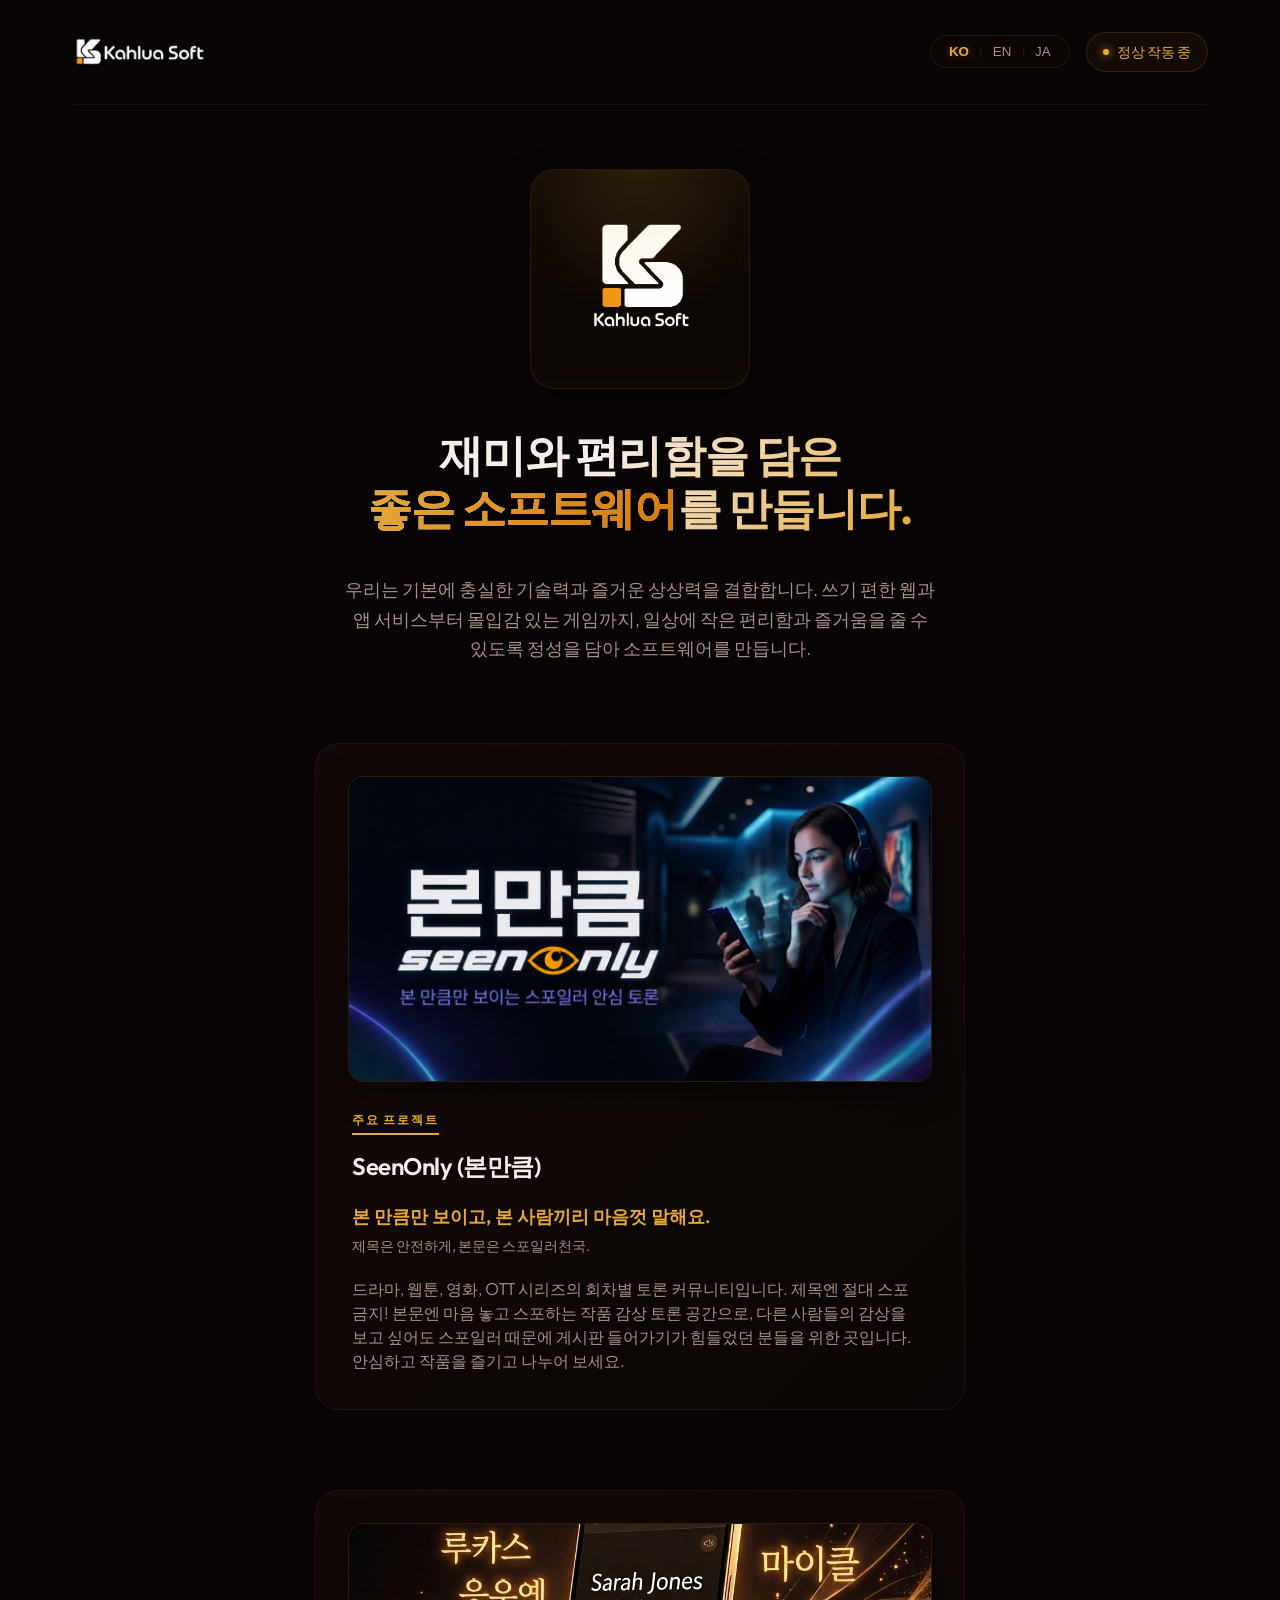
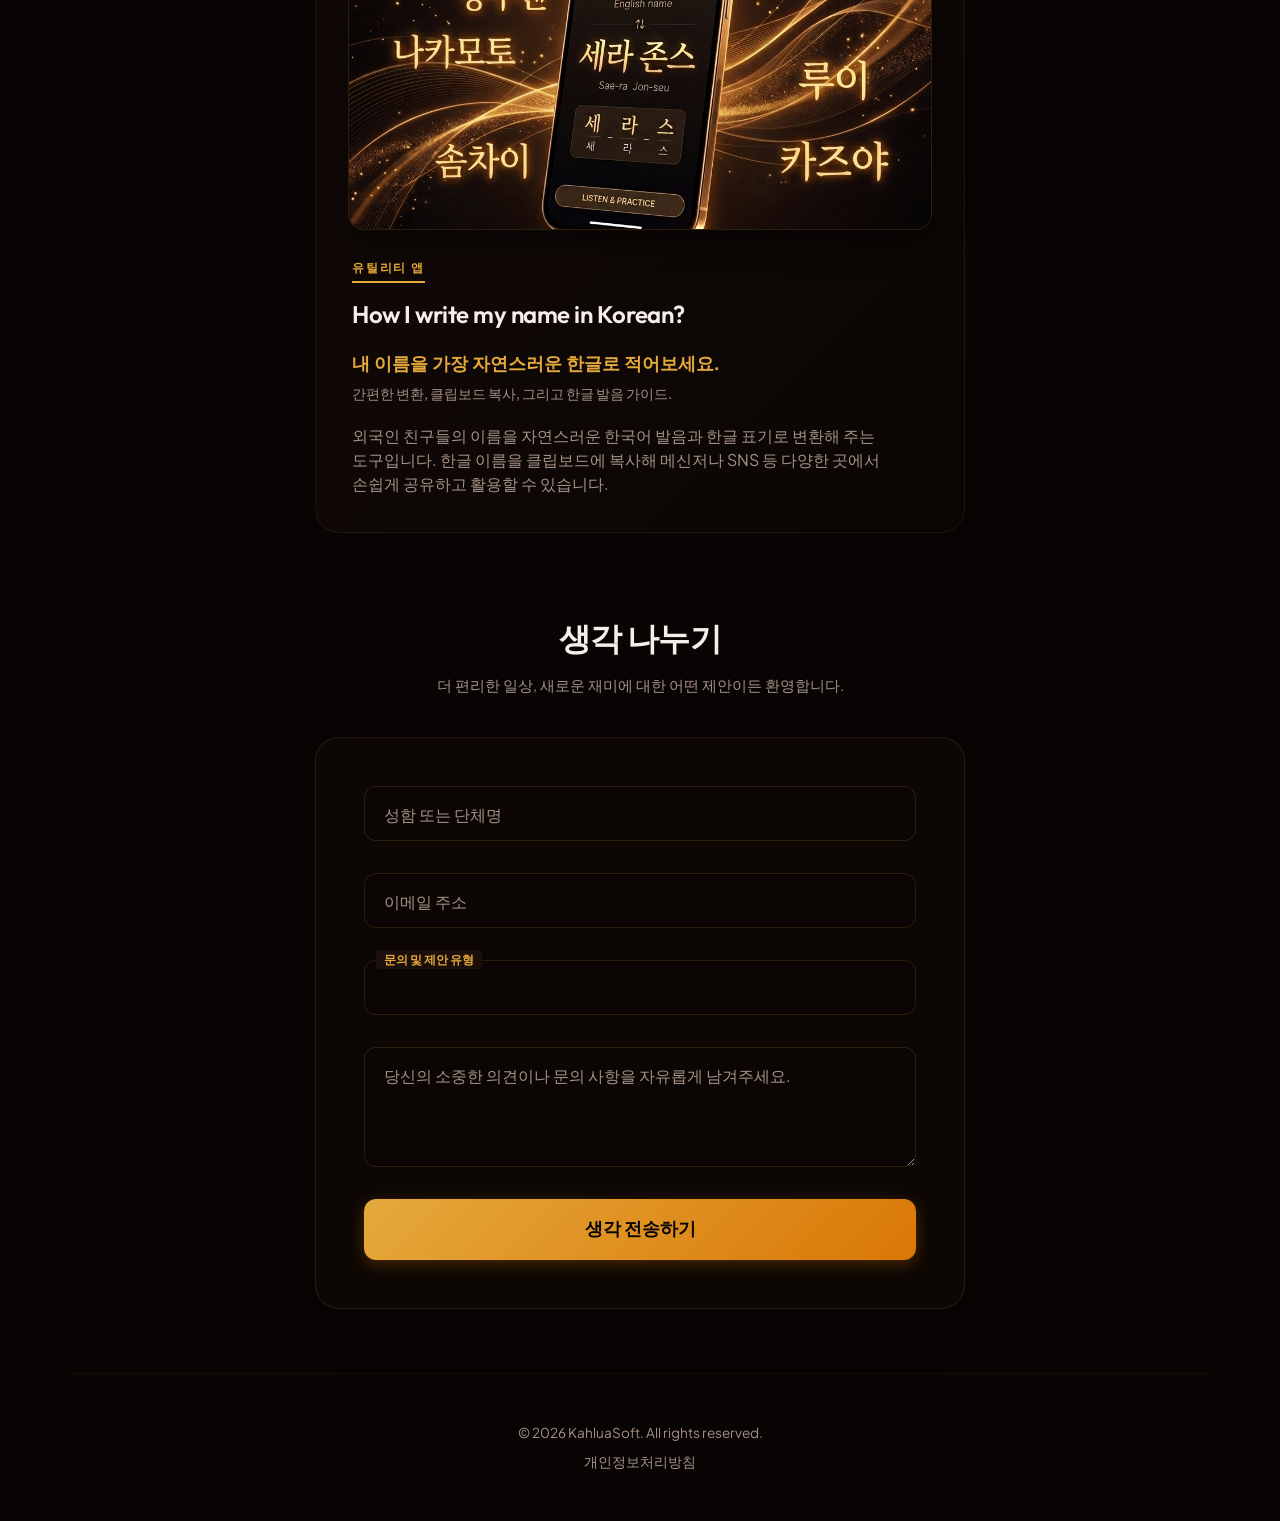
<file: index.html>
<!DOCTYPE html>
<html lang="ko">
<head>
  <meta charset="UTF-8">
  <meta name="viewport" content="width=device-width, initial-scale=1.0">
  <meta name="description" content="깔루아소프트(KahluaSoft) - 일상에 도움이 되는 편리한 앱과 즐거움을 주는 게임을 만듭니다.">
  <meta name="author" content="KahluaSoft">
  <link rel="canonical" href="https://kahluasoft.com/">
  
  <!-- Open Graph / Facebook -->
  <meta property="og:type" content="website">
  <meta property="og:url" content="https://kahluasoft.com/">
  <meta property="og:title" content="깔루아소프트 | KahluaSoft">
  <meta property="og:description" content="일상에 도움이 되는 편리한 앱과 즐거움을 주는 게임을 만듭니다.">
  <meta property="og:image" content="https://kahluasoft.com/assets/og-image.png">

  <!-- Twitter -->
  <meta property="twitter:card" content="summary_large_image">
  <meta property="twitter:url" content="https://kahluasoft.com/">
  <meta property="twitter:title" content="깔루아소프트 | KahluaSoft">
  <meta property="twitter:description" content="일상에 도움이 되는 편리한 앱과 즐거움을 주는 게임을 만듭니다.">
  <meta property="twitter:image" content="https://kahluasoft.com/assets/og-image.png">

  <title>깔루아소프트 | KahluaSoft</title>
  <link rel="stylesheet" href="style.css">
</head>
<body>

  <!-- Background Ambient Glow Effects -->
  <div class="ambient-bg" aria-hidden="true">
    <div class="ambient-glow-1"></div>
    <div class="ambient-glow-2"></div>
  </div>

  <!-- Interactive Steam/Smoke Canvas Background -->
  <canvas id="steam-canvas" aria-hidden="true"></canvas>

  <div class="app-container">
    
    <!-- 1. Header Navigation -->
    <header class="header-bar">
      <a href="/" class="brand-wrapper" id="nav-brand-link">
        <img src="assets/logo_horizontal.png" alt="KahluaSoft" class="brand-logo-horizontal" onerror="this.style.display='none'; document.getElementById('brand-text-fallback').style.display='inline';">
        <span class="brand-text" id="brand-text-fallback" style="display:none;">KahluaSoft</span>
      </a>
      
      <div class="header-controls">
        <!-- Sleek Language Switcher -->
        <div class="lang-switch-container">
          <button class="lang-btn active" id="lang-ko" aria-label="한국어">KO</button>
          <span class="lang-divider">|</span>
          <button class="lang-btn" id="lang-en" aria-label="English">EN</button>
          <span class="lang-divider">|</span>
          <button class="lang-btn" id="lang-ja" aria-label="日本語">JA</button>
        </div>
        
        <div class="status-badge header-status" id="studio-status">
          <span class="status-indicator" aria-hidden="true"></span>
          <span id="status-text-header">정상 작동 중</span>
        </div>
      </div>
    </header>

    <!-- 2. Main Body Content -->
    <main class="main-content">
      
      <!-- Hero Emblem Card & Headline -->
      <section class="hero-section" id="hero-core">
        
        <!-- Central Emblem Card with Automatic CSS Fallback if Image is Missing/Broken -->
        <div class="emblem-card" id="main-emblem-card">
          <img src="assets/logo_centered.png" alt="KahluaSoft Logo" id="kahlua-brand-logo" class="logo-image" onerror="this.style.display='none'; document.getElementById('logo-fallback').style.display='flex';">
          
          <!-- Elegant CSS Logo Fallback in case of image load failure -->
          <div id="logo-fallback" class="logo-fallback" style="display:none; flex-direction:column; align-items:center; justify-content:center; text-align:center; height:100%;">
            <div style="font-family:'Outfit', sans-serif; font-size:4rem; font-weight:700; color:var(--accent-gold); letter-spacing:0.05em; line-height:1; text-shadow:0 0 15px rgba(229, 169, 59, 0.4);">KS</div>
            <div style="font-family:'Outfit', sans-serif; font-size:0.65rem; font-weight:600; color:var(--text-muted); letter-spacing:0.3em; margin-top:0.5rem; text-transform:uppercase;">Est. 2006</div>
          </div>
        </div>

        <h1 class="hero-tagline" id="hero-title">
          재미와 편리함을 담은<br>
          <span class="gold-gradient-text">좋은 소프트웨어</span>를 만듭니다.
        </h1>

        <p class="hero-description" id="hero-desc">
          우리는 기본에 충실한 기술력과 즐거운 상상력을 결합합니다. 
          쓰기 편한 웹과 앱 서비스부터 몰입감 있는 게임까지, 
          일상에 작은 편리함과 즐거움을 줄 수 있도록 정성을 담아 소프트웨어를 만듭니다.
        </p>
      </section>

      <!-- Showcase Spotlight: SeenOnly Teaser -->
      <section class="teaser-section" id="teaser-seenonly">
        <a href="https://seen.kahluasoft.com" class="teaser-card-link" target="_blank" rel="noopener noreferrer" title="SeenOnly 서비스 페이지로 이동">
          <div class="teaser-card">
            <!-- Widescreen high-impact banner image -->
            <div class="teaser-banner-wrapper">
              <img src="assets/seenonly.png" alt="SeenOnly" class="teaser-banner-image" onerror="this.style.display='none';">
            </div>
            
            <div class="teaser-content-group">
              <div class="teaser-badge" id="teaser-tag">주요 프로젝트</div>
              <h2 class="teaser-title" id="teaser-title">SeenOnly (본만큼)</h2>
              <div class="teaser-copy-group">
                <span class="teaser-main-copy" id="teaser-main-copy">본 만큼만 보이고, 본 사람끼리 마음껏 말해요.</span>
                <span class="teaser-sub-copy" id="teaser-sub-copy">제목은 안전하게, 본문은 스포일러천국.</span>
                <span class="teaser-lang-info" id="teaser-lang-info"></span>
              </div>
              <p class="teaser-description" id="teaser-desc">
                드라마, 웹툰, 영화, OTT 시리즈의 회차별 토론 커뮤니티입니다. 제목엔 절대 스포 금지! 본문엔 마음 놓고 스포하는 작품 감상 토론 공간으로, 다른 사람들의 감상을 보고 싶어도 스포일러 때문에 게시판 들어가기가 힘들었던 분들을 위한 곳입니다. 안심하고 작품을 즐기고 나누어 보세요.
              </p>
            </div>
          </div>
        </a>
      </section>

      <!-- Showcase Spotlight: MyNameKorean Teaser -->
      <section class="teaser-section" id="teaser-mynamekorean">
        <a href="https://play.google.com/store/apps/details?id=com.zinine.util.mynamekorean" class="teaser-card-link" target="_blank" rel="noopener noreferrer" title="How I write my name in Korean? 구글 플레이 페이지로 이동">
          <div class="teaser-card">
            <!-- Widescreen high-impact banner image -->
            <div class="teaser-banner-wrapper">
              <img src="assets/mynamekorean.png" alt="How I write my name in Korean?" class="teaser-banner-image" onerror="this.style.display='none';">
            </div>
            
            <div class="teaser-content-group">
              <div class="teaser-badge" id="teaser-mynamekorean-tag">신규 출시</div>
              <h2 class="teaser-title" id="teaser-mynamekorean-title">How I write my name in Korean?</h2>
              <div class="teaser-copy-group">
                <span class="teaser-main-copy" id="teaser-mynamekorean-main-copy">내 이름을 가장 자연스러운 한글로 적어보세요.</span>
                <span class="teaser-sub-copy" id="teaser-mynamekorean-sub-copy">간편한 변환, 클립보드 복사, 그리고 한글 발음 가이드.</span>
                <span class="teaser-lang-info" id="teaser-mynamekorean-lang-info"></span>
              </div>
              <p class="teaser-description" id="teaser-mynamekorean-desc">
                외국인 친구들의 이름을 자연스러운 한국어 발음과 한글 표기로 변환해 주는 도구입니다. 한글 이름을 클립보드에 복사해 메신저나 SNS 등 다양한 곳에서 손쉽게 공유하고 활용할 수 있습니다.
              </p>
            </div>
          </div>
        </a>
      </section>

      <!-- Suggest & Contact Form Section -->
      <section class="suggest-section" id="contact-suggest">
        <div class="section-header">
          <h2 class="section-title" id="form-title">생각 나누기</h2>
          <p class="section-subtitle" id="form-subtitle">더 편리한 일상, 새로운 재미에 대한 어떤 제안이든 환영합니다.</p>
        </div>

        <form class="suggest-form" id="suggest-form" novalidate>
          
          <!-- Name Field -->
          <div class="form-group">
            <input type="text" id="user-name" class="form-input" placeholder=" " required autocomplete="name">
            <label for="user-name" class="form-label" id="label-name">성함 또는 단체명</label>
          </div>

          <!-- Email Field -->
          <div class="form-group">
            <input type="email" id="user-email" class="form-input" placeholder=" " required autocomplete="email">
            <label for="user-email" class="form-label" id="label-email">이메일 주소</label>
          </div>

          <!-- Category Selection -->
          <div class="form-group">
            <select id="suggest-category" class="form-input" style="padding-right:2rem; -webkit-appearance:none; -moz-appearance:none; appearance:none; background-image:url('data:image/svg+xml;utf8,<svg fill=\"%23e5a93b\" height=\"24\" viewBox=\"0 0 24 24\" width=\"24\" xmlns=\"http://www.w3.org/2000/svg\"><path d=\"M7 10l5 5 5-5z\"/><path d=\"M0 0h24v24H0z\" fill=\"none\"/></svg>'); background-repeat:no-repeat; background-position:right 1rem center; background-size:1.25rem;" required>
              <option value="" disabled selected hidden></option>
              <option value="app_idea" id="opt-idea">새로운 앱/서비스 아이디어 제안</option>
              <option value="game_feedback" id="opt-game">게임 피드백 & 협업</option>
              <option value="business_inquiry" id="opt-business">일반 문의</option>
              <option value="other" id="opt-other">기타 자유 제안</option>
            </select>
            <label for="suggest-category" class="form-label" id="label-category">문의 및 제안 유형</label>
          </div>

          <!-- Message Field -->
          <div class="form-group">
            <textarea id="user-message" class="form-textarea" placeholder=" " required></textarea>
            <label for="user-message" class="form-label" id="label-message">당신의 소중한 의견이나 문의 사항을 자유롭게 남겨주세요.</label>
          </div>

          <!-- Submit Button -->
          <button type="submit" id="submit-button" class="submit-btn">
            생각 전송하기
          </button>
        </form>
      </section>

    </main>

    <!-- 3. Footer Section -->
    <footer class="footer-bar">
      <p id="footer-text">© 2026 KahluaSoft. All rights reserved.</p>
      <div class="footer-links">
        <a href="privacy-policy.html" id="privacy-policy-link" class="footer-link">개인정보처리방침</a>
      </div>
      <div class="status-badge footer-status" id="studio-status-footer">
        <span class="status-indicator" aria-hidden="true"></span>
        <span id="status-text-footer">정상 작동 중</span>
      </div>
    </footer>

  </div>

  <!-- Custom Success Toast Notification -->
  <div class="toast" id="success-toast" role="alert" aria-live="assertive" aria-atomic="true">
    <div class="toast-icon">☕</div>
    <div class="toast-message" id="toast-message">제안이 성공적으로 전달되었습니다!</div>
  </div>

  <script src="app.js"></script>
</body>
</html>
</file>
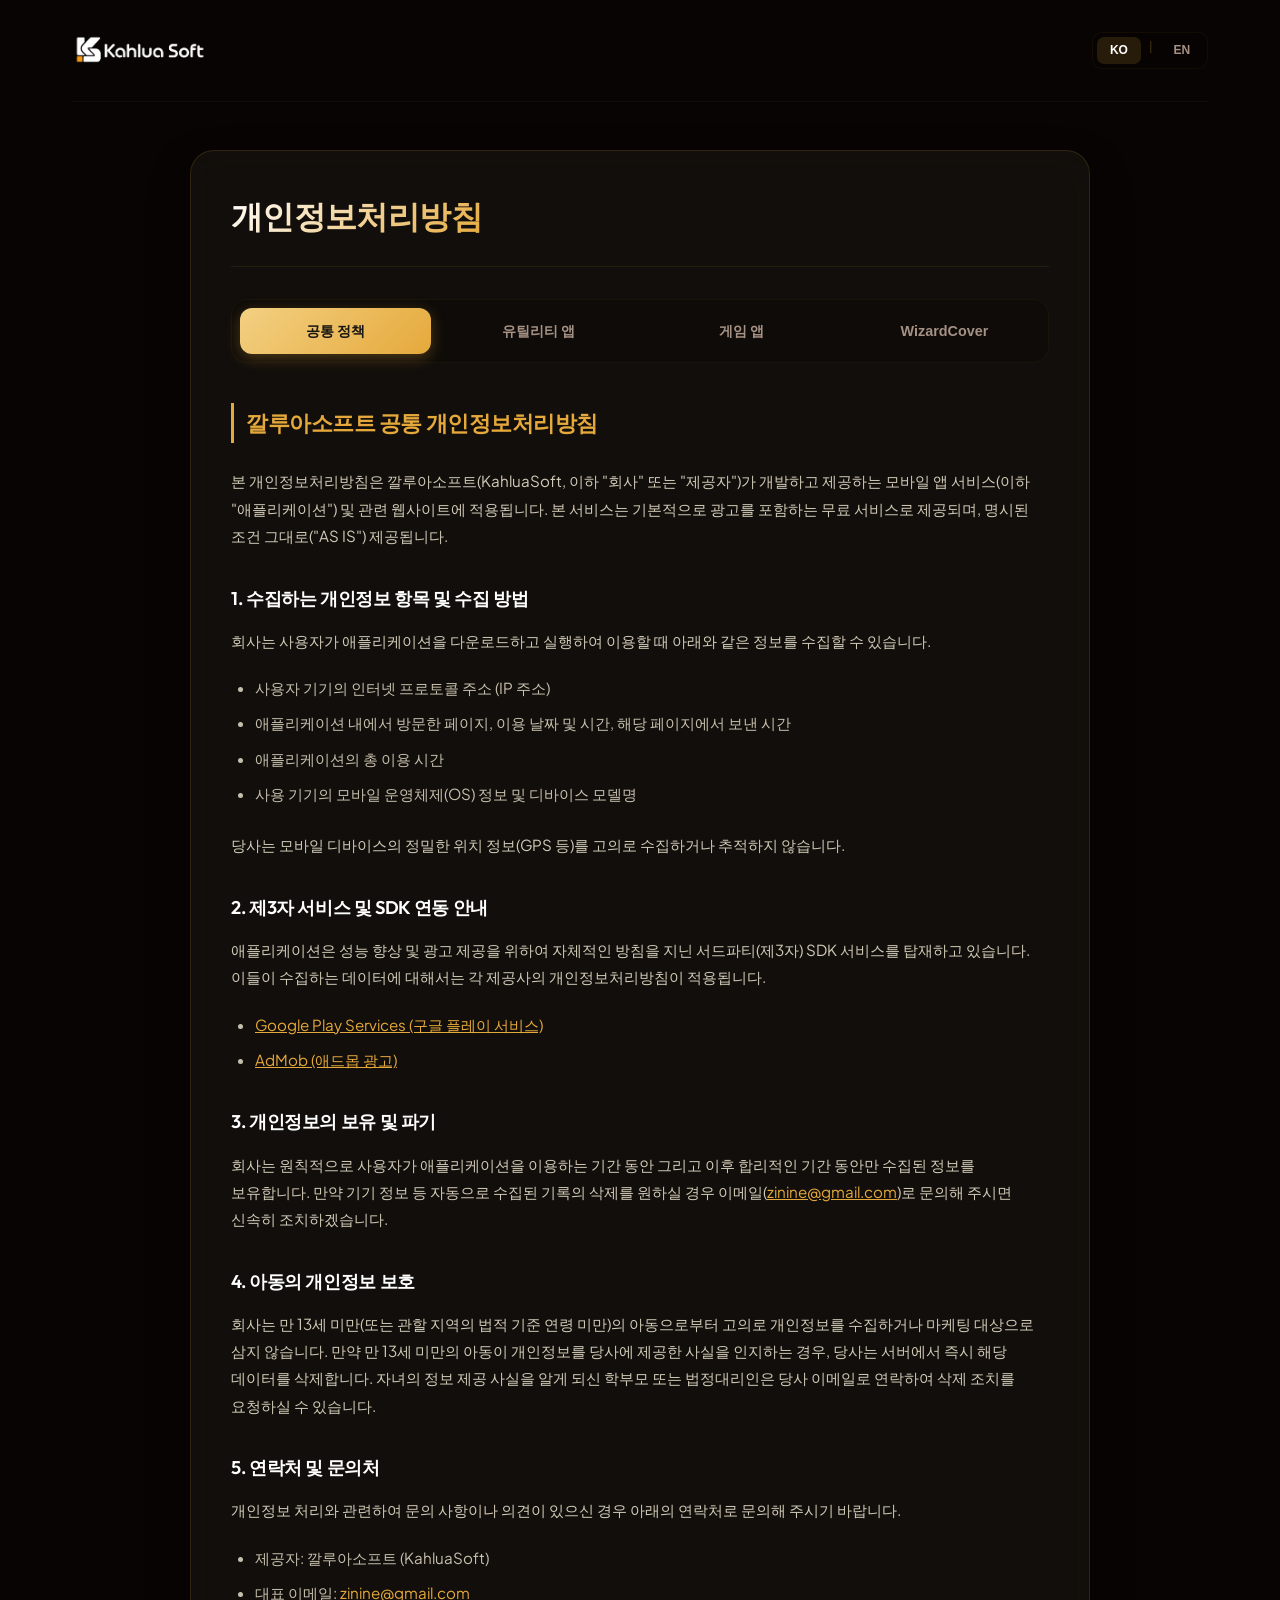
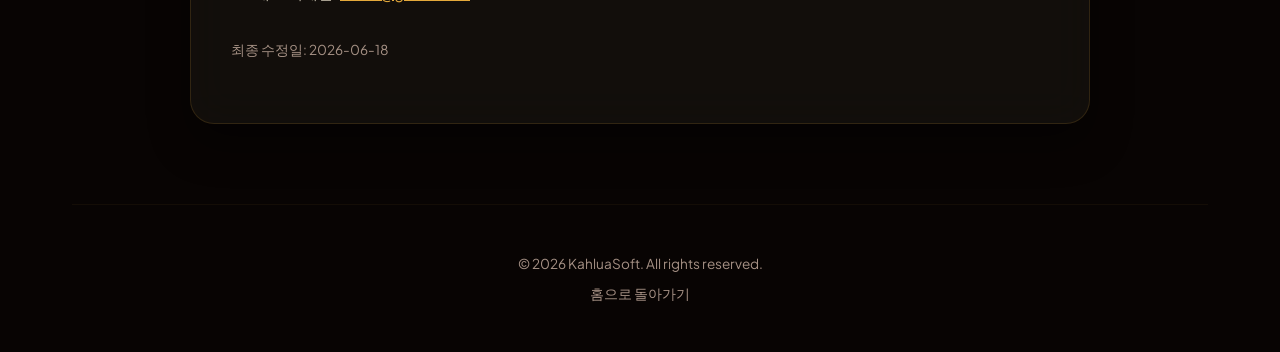
<file: privacy-policy.html>
<!DOCTYPE html>
<html lang="ko">
<head>
  <meta charset="UTF-8">
  <meta name="viewport" content="width=device-width, initial-scale=1.0">
  <meta name="description" content="깔루아소프트(KahluaSoft) 개인정보처리방침 - 서비스 및 앱에서 준수하는 개인정보 보호 정책을 안내합니다.">
  <meta name="author" content="KahluaSoft">
  <title>개인정보처리방침 | KahluaSoft</title>
  <link rel="stylesheet" href="style.css">
</head>
<body>

  <!-- Background Ambient Glow Effects -->
  <div class="ambient-bg" aria-hidden="true">
    <div class="ambient-glow-1"></div>
    <div class="ambient-glow-2"></div>
  </div>

  <!-- Interactive Steam/Smoke Canvas Background -->
  <canvas id="steam-canvas" aria-hidden="true"></canvas>

  <div class="app-container">
    
    <!-- Header Navigation -->
    <header class="header-bar">
      <a href="/" class="brand-wrapper" id="nav-brand-link">
        <img src="assets/logo_horizontal.png" alt="KahluaSoft" class="brand-logo-horizontal" onerror="this.style.display='none'; document.getElementById('brand-text-fallback').style.display='inline';">
        <span class="brand-text" id="brand-text-fallback" style="display:none;">KahluaSoft</span>
      </a>
      
      <div class="header-controls">
        <!-- Language Switcher -->
        <div class="lang-switch-privacy">
          <button class="lang-btn-privacy active" id="btn-ko">KO</button>
          <span class="lang-divider" style="color: rgba(229,169,59,0.3);">|</span>
          <button class="lang-btn-privacy" id="btn-en">EN</button>
        </div>
      </div>
    </header>

    <!-- Main Content -->
    <main class="main-content" style="padding: 1rem 0 3rem 0;">
      
      <div class="privacy-container">
        
        <div class="privacy-header">
          <h1 class="privacy-title">
            <span class="lang-ko">개인정보처리방침</span>
            <span class="lang-en">Privacy Policy</span>
          </h1>
        </div>

        <!-- Dynamic Tabs -->
        <div class="privacy-tabs">
          <button class="privacy-tab-btn active" data-tab-target="common">
            <span class="lang-ko">공통 정책</span>
            <span class="lang-en">Common Policy</span>
          </button>
          <button class="privacy-tab-btn" data-tab-target="utility">
            <span class="lang-ko">유틸리티 앱</span>
            <span class="lang-en">Utility Apps</span>
          </button>
          <button class="privacy-tab-btn" data-tab-target="game">
            <span class="lang-ko">게임 앱</span>
            <span class="lang-en">Game Apps</span>
          </button>
          <button class="privacy-tab-btn" data-tab-target="wizardcover">
            <span class="lang-ko">WizardCover</span>
            <span class="lang-en">WizardCover</span>
          </button>
        </div>

        <!-- Content Area -->
        <div class="privacy-content-wrapper">
          
          <!-- 1. Common Policy Section -->
          <div class="privacy-section active" data-tab-content="common">
            <!-- KO -->
            <div class="lang-ko">
              <h2>깔루아소프트 공통 개인정보처리방침</h2>
              <p>본 개인정보처리방침은 깔루아소프트(KahluaSoft, 이하 "회사" 또는 "제공자")가 개발하고 제공하는 모바일 앱 서비스(이하 "애플리케이션") 및 관련 웹사이트에 적용됩니다. 본 서비스는 기본적으로 광고를 포함하는 무료 서비스로 제공되며, 명시된 조건 그대로("AS IS") 제공됩니다.</p>
              
              <h3>1. 수집하는 개인정보 항목 및 수집 방법</h3>
              <p>회사는 사용자가 애플리케이션을 다운로드하고 실행하여 이용할 때 아래와 같은 정보를 수집할 수 있습니다.</p>
              <ul>
                <li>사용자 기기의 인터넷 프로토콜 주소 (IP 주소)</li>
                <li>애플리케이션 내에서 방문한 페이지, 이용 날짜 및 시간, 해당 페이지에서 보낸 시간</li>
                <li>애플리케이션의 총 이용 시간</li>
                <li>사용 기기의 모바일 운영체제(OS) 정보 및 디바이스 모델명</li>
              </ul>
              <p>당사는 모바일 디바이스의 정밀한 위치 정보(GPS 등)를 고의로 수집하거나 추적하지 않습니다.</p>

              <h3>2. 제3자 서비스 및 SDK 연동 안내</h3>
              <p>애플리케이션은 성능 향상 및 광고 제공을 위하여 자체적인 방침을 지닌 서드파티(제3자) SDK 서비스를 탑재하고 있습니다. 이들이 수집하는 데이터에 대해서는 각 제공사의 개인정보처리방침이 적용됩니다.</p>
              <ul>
                <li><a href="https://www.google.com/policies/privacy/" target="_blank" rel="noopener noreferrer">Google Play Services (구글 플레이 서비스)</a></li>
                <li><a href="https://support.google.com/admob/answer/6128543?hl=ko" target="_blank" rel="noopener noreferrer">AdMob (애드몹 광고)</a></li>
              </ul>

              <h3>3. 개인정보의 보유 및 파기</h3>
              <p>회사는 원칙적으로 사용자가 애플리케이션을 이용하는 기간 동안 그리고 이후 합리적인 기간 동안만 수집된 정보를 보유합니다. 만약 기기 정보 등 자동으로 수집된 기록의 삭제를 원하실 경우 이메일(<a href="mailto:zinine@gmail.com">zinine@gmail.com</a>)로 문의해 주시면 신속히 조치하겠습니다.</p>

              <h3>4. 아동의 개인정보 보호</h3>
              <p>회사는 만 13세 미만(또는 관할 지역의 법적 기준 연령 미만)의 아동으로부터 고의로 개인정보를 수집하거나 마케팅 대상으로 삼지 않습니다. 만약 만 13세 미만의 아동이 개인정보를 당사에 제공한 사실을 인지하는 경우, 당사는 서버에서 즉시 해당 데이터를 삭제합니다. 자녀의 정보 제공 사실을 알게 되신 학부모 또는 법정대리인은 당사 이메일로 연락하여 삭제 조치를 요청하실 수 있습니다.</p>

              <h3>5. 연락처 및 문의처</h3>
              <p>개인정보 처리와 관련하여 문의 사항이나 의견이 있으신 경우 아래의 연락처로 문의해 주시기 바랍니다.</p>
              <ul>
                <li>제공자: 깔루아소프트 (KahluaSoft)</li>
                <li>대표 이메일: <a href="mailto:zinine@gmail.com">zinine@gmail.com</a></li>
              </ul>
              <p style="margin-top: 2rem; font-size: 0.85rem; color: var(--text-muted);">최종 수정일: 2026-06-18</p>
            </div>
            
            <!-- EN -->
            <div class="lang-en">
              <h2>KahluaSoft Common Privacy Policy</h2>
              <p>This privacy policy applies to the mobile applications (hereby referred to as "Application") and websites created by KahluaSoft (hereby referred to as "Service Provider") as an Ad Supported service. This service is intended for use "AS IS".</p>
              
              <h3>1. Information Collection and Use</h3>
              <p>The Application collects information when you download and use it. This information may include:</p>
              <ul>
                <li>Your device's Internet Protocol address (e.g. IP address)</li>
                <li>The pages of the Application that you visit, the time and date of your visit, and the time spent on those pages</li>
                <li>The time spent on the Application</li>
                <li>The operating system and device model you use on your mobile device</li>
              </ul>
              <p>The Application does not gather precise information about the location of your mobile device.</p>

              <h3>2. Third-Party Access and Services</h3>
              <p>The Application utilizes third-party services that have their own Privacy Policies. Below are the links to the Privacy Policies of the third-party service providers used by the Application:</p>
              <ul>
                <li><a href="https://www.google.com/policies/privacy/" target="_blank" rel="noopener noreferrer">Google Play Services</a></li>
                <li><a href="https://support.google.com/admob/answer/6128543?hl=en" target="_blank" rel="noopener noreferrer">AdMob</a></li>
              </ul>

              <h3>3. Data Retention Policy</h3>
              <p>The Service Provider will retain User-provided data for as long as you use the Application and for a reasonable time thereafter. If you would like to delete any collected data, please contact the Service Provider at <a href="mailto:zinine@gmail.com">zinine@gmail.com</a>.</p>

              <h3>4. Children's Privacy</h3>
              <p>The Service Provider does not knowingly collect personally identifiable information from children under 13 years of age. In the case the Service Provider discovers that a child under 13 has provided personal information, it will be immediately deleted from the servers. If you are a parent or guardian and aware that your child has provided personal information, please contact the Service Provider.</p>

              <h3>5. Contact Us</h3>
              <p>If you have any questions regarding privacy while using the Application, please contact us:</p>
              <ul>
                <li>Email: <a href="mailto:zinine@gmail.com">zinine@gmail.com</a></li>
              </ul>
              <p style="margin-top: 2rem; font-size: 0.85rem; color: var(--text-muted);">Last Updated: 2026-06-18</p>
            </div>
          </div>

          <!-- 2. Utility Apps Section -->
          <div class="privacy-section" data-tab-content="utility">
            <!-- KO -->
            <div class="lang-ko">
              <h2>유틸리티 앱 개인정보처리방침</h2>
              <p>본 방침은 깔루아소프트가 제공하는 유틸리티/도구 성격의 애플리케이션(예: 이름 변환기, 기기 센서 도구 등)에 공통으로 적용되는 추가 조항입니다.</p>
              
              <h3>1. 기기 권한의 요청 및 사용 목적</h3>
              <p>당사의 유틸리티 앱은 정상적인 기능 제공을 위하여 아래와 같은 기기 권한을 필요로 할 수 있습니다.</p>
              <ul>
                <li><strong>카메라 및 이미지 센서 권한:</strong> 로컬 이미지 분석, 화면 오버레이 기능, 밝기 감지 등 유틸리티 고유 목적 수행을 위해 카메라 입력 센서를 일시적으로 로드합니다.</li>
                <li><strong>저장 공간 (읽기/쓰기) 권한:</strong> 파일 저장, 로컬 데이터 설정 백업 등의 기능을 위해 사용됩니다.</li>
                <li><strong>클립보드 권한:</strong> 사용자가 변환하거나 생성한 텍스트 결과를 다른 앱으로 간편하게 복사할 수 있도록 클립보드 복사 기능을 제공합니다.</li>
              </ul>

              <h3>2. 기기 내 로컬 처리 원칙 (중요)</h3>
              <p>당사는 카메라 권한이나 기기 내 파일 읽기/쓰기를 통해 획득하는 모든 데이터를 **사용자의 디바이스 내에서 실시간으로 처리(On-device processing)**합니다.</p>
              <ul>
                <li>어떠한 원본 영상, 이미지, 파일 정보도 외부 서버로 전송하지 않으며, 임시 처리 후 즉시 파기합니다.</li>
                <li>사용자의 입력이나 작업 결과물은 로컬 보안 샌드박스 영역 내에서 안전하게 유지됩니다.</li>
              </ul>

              <h3>3. 연동되는 타사 서비스</h3>
              <p>기본 광고가 삽입된 무료 유틸리티 앱의 경우 다음 서드파티 라이브러리를 연동합니다.</p>
              <ul>
                <li><a href="https://www.google.com/policies/privacy/" target="_blank" rel="noopener noreferrer">Google Play Services (구글 플레이 서비스)</a></li>
                <li><a href="https://support.google.com/admob/answer/6128543?hl=ko" target="_blank" rel="noopener noreferrer">AdMob (애드몹 광고)</a></li>
              </ul>
              <p style="margin-top: 2rem; font-size: 0.85rem; color: var(--text-muted);">최종 수정일: 2026-06-18</p>
            </div>
            
            <!-- EN -->
            <div class="lang-en">
              <h2>Utility Apps Privacy Policy</h2>
              <p>This section outlines additional policies applied to KahluaSoft's utility and tool applications (e.g., name converters, device utility tools).</p>
              
              <h3>1. Device Permissions and Usage</h3>
              <p>Our utility applications may request specific permissions to operate correctly:</p>
              <ul>
                <li><strong>Camera/Sensor Permission:</strong> Used to temporarily access the device's camera stream for on-device real-time visual calculations (e.g., face detection, brightness control).</li>
                <li><strong>Storage (Read/Write) Permission:</strong> Used to read or save configurations and files created by the user within the app.</li>
                <li><strong>Clipboard Access:</strong> Enables the user to copy generated texts or values for sharing with other apps.</li>
              </ul>

              <h3>2. Strict On-Device Local Processing</h3>
              <p>The Service Provider enforces a strict local processing rule for all sensitive data accessed via camera or storage permissions:</p>
              <ul>
                <li>All visual assets and file data are processed in **real-time on the device (On-device Processing)**.</li>
                <li>No images, camera frames, or personal files are uploaded, stored, or transmitted to any external servers. They are discarded immediately after calculation.</li>
              </ul>

              <h3>3. Associated Third-Party Services</h3>
              <p>Free utility apps contain ad-serving libraries, which comply with their respective policies:</p>
              <ul>
                <li><a href="https://www.google.com/policies/privacy/" target="_blank" rel="noopener noreferrer">Google Play Services</a></li>
                <li><a href="https://support.google.com/admob/answer/6128543?hl=en" target="_blank" rel="noopener noreferrer">AdMob</a></li>
              </ul>
              <p style="margin-top: 2rem; font-size: 0.85rem; color: var(--text-muted);">Last Updated: 2026-06-18</p>
            </div>
          </div>

          <!-- 3. Game Apps Section -->
          <div class="privacy-section" data-tab-content="game">
            <!-- KO -->
            <div class="lang-ko">
              <h2>게임 앱 개인정보처리방침</h2>
              <p>본 방침은 깔루아소프트가 개발 및 제공하는 모바일 게임 애플리케이션(이하 "게임")에 적용되는 추가 조항입니다.</p>
              
              <h3>1. 수집하는 게임 데이터 및 목적</h3>
              <p>당사는 원활한 게임 콘텐츠 제공과 유저 경험 향상을 위해 아래와 같은 비식별 또는 준식별 데이터를 처리합니다.</p>
              <ul>
                <li><strong>게임 진행 정보:</strong> 최고 점수, 스테이지 진행도, 클리어 시간, 인게임 아이템 획득 및 사용 기록</li>
                <li><strong>광고 식별자 (ADID / IDFA):</strong> 맞춤형 광고 게재, 광고 노출 빈도 제어 및 기여도 분석 목적</li>
                <li><strong>로그인 정보 (선택):</strong> Google Play 게임 서비스 또는 Apple Game Center 연동 시, 유저 고유 ID와 닉네임을 통해 랭킹 및 클라우드 저장을 지원합니다.</li>
              </ul>

              <h3>2. 타사 게임 엔진 및 광고/분석 SDK 연동</h3>
              <p>당사 게임은 엔진 자체의 기능 구현과 사용자 통계 분석, 그리고 수익화를 위해 아래의 글로벌 제3자 서비스를 연동할 수 있습니다. 각 서비스는 고유한 개인정보 처리 기준을 갖습니다.</p>
              <ul>
                <li><strong>Unity 3D Engine:</strong> 게임 구동을 위한 비식별 기기 정보 수집 (<a href="https://unity3d.com/legal/privacy-policy" target="_blank" rel="noopener noreferrer">Unity 개인정보처리방침</a>)</li>
                <li><strong>AdMob & Unity Ads:</strong> 광고 게재 및 트래픽 분석 (<a href="https://support.google.com/admob/answer/6128543?hl=ko" target="_blank" rel="noopener noreferrer">AdMob 방침</a> / <a href="https://unity.com/legal/game-player-and-app-user-privacy-policy" target="_blank" rel="noopener noreferrer">Unity Ads 방침</a>)</li>
                <li><strong>Firebase / Google Analytics:</strong> 인게임 오류 진단, 유저 통계 및 이탈률 분석 (<a href="https://firebase.google.com/support/privacy" target="_blank" rel="noopener noreferrer">Firebase 개인정보 보호정책</a>)</li>
              </ul>

              <h3>3. 데이터 보안 및 파기</h3>
              <p>서드파티 서버에 저장되는 광고 식별자 및 통계 데이터는 일정한 주기 후 자동 파기되거나 익명화 처리됩니다. 당사 게임을 탈퇴하거나 연동된 계정 정보의 파기를 원하실 경우, 게임 내 설정 혹은 자사 메일(<a href="mailto:zinine@gmail.com">zinine@gmail.com</a>)로 삭제를 요청하실 수 있습니다.</p>
              <p style="margin-top: 2rem; font-size: 0.85rem; color: var(--text-muted);">최종 수정일: 2026-06-18</p>
            </div>
            
            <!-- EN -->
            <div class="lang-en">
              <h2>Game Apps Privacy Policy</h2>
              <p>This section applies to all mobile games (hereby referred to as "Games") developed and published by KahluaSoft.</p>
              
              <h3>1. Game Data Collection and Purpose</h3>
              <p>We process non-identifiable or pseudo-identifiable data to improve game content and provide basic system support:</p>
              <ul>
                <li><strong>Gameplay Information:</strong> High scores, stage progress, clear times, and in-game item transactions.</li>
                <li><strong>Advertising Identifiers (ADID / IDFA):</strong> Used to deliver personalized ads and monitor advertising campaign efficiency.</li>
                <li><strong>Game Center / GPGS ID:</strong> When linked, used strictly to retrieve usernames for leaderboard systems and cloud saves.</li>
              </ul>

              <h3>2. Engines, Analytics, and Advertising SDKs</h3>
              <p>Our games integrate external gaming engines, analytics platforms, and advertising systems. Here are the links to their respective privacy guidelines:</p>
              <ul>
                <li><strong>Unity 3D Engine:</strong> Collects hardware stats to optimize render performance. (<a href="https://unity3d.com/legal/privacy-policy" target="_blank" rel="noopener noreferrer">Unity Privacy Policy</a>)</li>
                <li><strong>AdMob & Unity Ads:</strong> Implements ad monetization and measures player interactions. (<a href="https://support.google.com/admob/answer/6128543?hl=en" target="_blank" rel="noopener noreferrer">AdMob Policy</a> / <a href="https://unity.com/legal/game-player-and-app-user-privacy-policy" target="_blank" rel="noopener noreferrer">Unity Ads Policy</a>)</li>
                <li><strong>Firebase & Google Analytics:</strong> Used to track crash logs and inspect general user behavior. (<a href="https://firebase.google.com/support/privacy" target="_blank" rel="noopener noreferrer">Firebase Privacy Policy</a>)</li>
              </ul>

              <h3>3. Retention and Deletion Requests</h3>
              <p>Analytics and advertising data are deleted automatically according to third-party policies. For queries regarding your game progress and connected account data deletion, please contact us at <a href="mailto:zinine@gmail.com">zinine@gmail.com</a>.</p>
              <p style="margin-top: 2rem; font-size: 0.85rem; color: var(--text-muted);">Last Updated: 2026-06-18</p>
            </div>
          </div>

          <!-- 4. WizardCover Section -->
          <div class="privacy-section" data-tab-content="wizardcover">
            <!-- KO -->
            <div class="lang-ko">
              <h2>WizardCover 개인정보처리방침 (특수 조항)</h2>
              <p>이 방침은 깔루아소프트가 배포한 보안 오버레이 애플리케이션 **WizardCover(위저드커버)**에 적용되는 특수 보호 조항입니다. 본 앱은 주변 얼굴 감지를 주된 기능으로 제공합니다.</p>
              
              <h3>1. 핵심 제공 기능 및 카메라 제어</h3>
              <p>WizardCover는 전면 카메라와 기기 내부의 얼굴 개수 실시간 감지 알고리즘을 사용합니다. 주위에 얼굴이 감지되면 화면 전체를 덮는 보호 오버레이를 띄워 사용자의 디스플레이 보안을 지킵니다.</p>

              <h3>2. 생체 정보 및 원본 이미지의 외부 전송 전면 배제 (Strict Local Rule)</h3>
              <p>당사는 WizardCover의 특수한 특성을 고려하여 아래 항목들을 절대 수집, 저장 또는 네트워크로 송신하지 않습니다.</p>
              <ul>
                <li>카메라 센서의 원본 프레임, 사진 및 영상 기록</li>
                <li>얼굴의 구체적 템플릿, 얼굴 특징 벡터 등의 생체 인식 데이터</li>
                <li>특정인의 신원을 인증하기 위한 얼굴 인식 식별자</li>
                <li>타 애플리케이션의 캡처본 또는 화면 콘텐츠 기록</li>
              </ul>
              <p>카메라 입력은 오직 디바이스 내부에 한정된 메모리 영역에서 **얼굴의 개수(숫자)**만을 카운트하기 위해 실시간 연산에만 사용되며, 연산 즉시 완전히 소멸됩니다.</p>

              <h3>3. 광고 및 권장 SDK</h3>
              <p>WizardCover는 구글 애드몹 광고 모듈을 연동하고 있습니다.</p>
              <ul>
                <li><a href="https://support.google.com/admob/answer/6128543?hl=ko" target="_blank" rel="noopener noreferrer">AdMob 광고 플랫폼 개인정보 보호정책</a></li>
              </ul>
              <p style="margin-top: 2rem; font-size: 0.85rem; color: var(--text-muted);">최종 수정일: 2026-05-21</p>
            </div>
            
            <!-- EN -->
            <div class="lang-en">
              <h2>WizardCover Privacy Policy (Specific App Clause)</h2>
              <p>This clause details the strict privacy measures applied to **WizardCover**, KahluaSoft's face-detecting privacy protection app. This app utilizes on-device visual algorithms.</p>
              
              <h3>1. Core Service and Camera Usage</h3>
              <p>WizardCover accesses the front-facing camera to count human faces in the vicinity in real-time. When a face count is detected, it triggers a protective security overlay to shield your screen content.</p>

              <h3>2. Strictly No Biometrics or Visual Uplink (On-Device Local Rule)</h3>
              <p>WizardCover operates on a strict zero-retention visual pipeline. The Service Provider guarantees that the following data points are **never** collected, stored, or transmitted:</p>
              <ul>
                <li>Original camera frames, images, or video segments.</li>
                <li>Biometric templates, embeddings, or facial vector metrics.</li>
                <li>Personal identification databases for identifying individual users.</li>
                <li>Target app screenshot buffers or display content logs.</li>
              </ul>
              <p>Camera frames are kept solely in volatile local memory to perform a count of faces and are discarded immediately after calculation.</p>

              <h3>3. Embedded Services</h3>
              <p>WizardCover hosts Google AdMob for banner ads:</p>
              <ul>
                <li><a href="https://support.google.com/admob/answer/6128543?hl=en" target="_blank" rel="noopener noreferrer">AdMob Privacy Policy</a></li>
              </ul>
              <p style="margin-top: 2rem; font-size: 0.85rem; color: var(--text-muted);">Last Updated: 2026-05-21</p>
            </div>
          </div>

        </div>

      </div>

    </main>

    <!-- Footer Section -->
    <footer class="footer-bar">
      <p id="footer-text">© 2026 KahluaSoft. All rights reserved.</p>
      <div class="footer-links">
        <a href="/" class="footer-link">홈으로 돌아가기</a>
      </div>
    </footer>

  </div>

  <script>
    document.addEventListener('DOMContentLoaded', () => {
      // --- 1. Dynamic Tab Switcher Logic ---
      const tabButtons = document.querySelectorAll('.privacy-tab-btn');
      const tabSections = document.querySelectorAll('.privacy-section');

      function activateTab(tabId) {
        tabButtons.forEach(btn => {
          btn.classList.toggle('active', btn.dataset.tabTarget === tabId);
        });
        tabSections.forEach(section => {
          section.classList.toggle('active', section.dataset.tabContent === tabId);
        });
      }

      tabButtons.forEach(btn => {
        btn.addEventListener('click', () => {
          const target = btn.dataset.tabTarget;
          activateTab(target);
          
          // Smoothly push history state so reloading stays on tab
          const newUrl = new URL(window.location.href);
          newUrl.searchParams.set('app', target);
          window.history.replaceState({}, '', newUrl);
        });
      });

      // --- 2. URL Parameter Parser on Load ---
      const urlParams = new URLSearchParams(window.location.search);
      const appParam = urlParams.get('app') || urlParams.get('type');
      if (appParam) {
        // Map shorthand parameters for ease of use
        let targetTab = appParam.toLowerCase();
        if (targetTab === 'util' || targetTab === 'utility') {
          targetTab = 'utility';
        } else if (targetTab === 'game' || targetTab === 'games') {
          targetTab = 'game';
        }
        
        // Check if tab exists before activating
        const validTabs = ['common', 'utility', 'game', 'wizardcover'];
        if (validTabs.includes(targetTab)) {
          activateTab(targetTab);
        }
      }

      // --- 3. Language Toggle Logic ---
      const htmlEl = document.documentElement;
      const btnKo = document.getElementById('btn-ko');
      const btnEn = document.getElementById('btn-en');

      // Sync language from parent app's localStorage if available
      let currentLang = localStorage.getItem('kahlua_lang') || 'ko';
      setLanguage(currentLang);

      function setLanguage(lang) {
        currentLang = lang;
        localStorage.setItem('kahlua_lang', lang);
        htmlEl.setAttribute('lang', lang);
        
        btnKo.classList.toggle('active', lang === 'ko');
        btnEn.classList.toggle('active', lang === 'en');
      }

      btnKo.addEventListener('click', () => setLanguage('ko'));
      btnEn.addEventListener('click', () => setLanguage('en'));
    });
  </script>

  <!-- Load Common Particles canvas app.js (safely handled by defensive logic) -->
  <script src="app.js"></script>
</body>
</html>
</file>
<file: style.css>
/* 
 * KahluaSoft Brand Portal Stylesheet (Vity Engine v1.0)
 * Modern, Premium, Dark-Roast & Gold Liqueur Aesthetics
 */

@import url('https://fonts.googleapis.com/css2?family=Outfit:wght@300;400;500;600;700&family=Plus+Jakarta+Sans:wght@300;400;500;600;700&display=swap');

:root {
  /* Color Tokens */
  --bg-obsidian: #080403;          /* Deepest Espresso */
  --bg-darkroast: #110907;          /* Roasted Coffee */
  --bg-espresso: #1a0f0b;          /* Light Espresso/Card Base */
  
  --accent-gold: #e5a93b;          /* Kahlua Gold */
  --accent-amber: #d97706;         /* Smooth Amber */
  --accent-gold-glow: rgba(229, 169, 59, 0.25);
  
  --text-cream: #f6efe9;           /* Creamy Latte White */
  --text-muted: #a69185;           /* Roasted Muted Taupe */
  --text-dark: #3a2217;            /* Dark Roasted Bean */
  
  /* Glassmorphism */
  --glass-bg: rgba(22, 12, 8, 0.45);
  --glass-border: rgba(225, 169, 59, 0.12);
  --glass-glow: rgba(225, 169, 59, 0.04);
  
  /* Fonts */
  --font-heading: 'Outfit', sans-serif;
  --font-body: 'Plus Jakarta Sans', sans-serif;
  
  /* Transitions */
  --transition-smooth: all 0.4s cubic-bezier(0.16, 1, 0.3, 1);
  --transition-fast: all 0.2s ease;
}

/* Reset & Base Setup */
* {
  margin: 0;
  padding: 0;
  box-sizing: border-box;
}

html, body {
  width: 100%;
  min-height: 100vh;
  background-color: var(--bg-obsidian);
  color: var(--text-cream);
  font-family: var(--font-body);
  overflow-x: hidden;
  line-height: 1.6;
  word-break: keep-all;
}

/* Japanese does not use spaces, so keep-all would prevent any wrapping and cause overflow.
   We override it to normal character wrapping for Japanese viewports. */
:lang(ja),
:lang(ja) * {
  word-break: normal;
}

/* Scrollbar Customization */
::-webkit-scrollbar {
  width: 8px;
}
::-webkit-scrollbar-track {
  background: var(--bg-obsidian);
}
::-webkit-scrollbar-thumb {
  background: var(--bg-espresso);
  border-radius: 4px;
  border: 2px solid var(--bg-obsidian);
}
::-webkit-scrollbar-thumb:hover {
  background: var(--accent-gold);
}

/* Ambient Radial Glow Background Elements */
.ambient-bg {
  position: fixed;
  top: 0;
  left: 0;
  width: 100vw;
  height: 100vh;
  z-index: -2;
  overflow: hidden;
  pointer-events: none;
}

.ambient-glow-1 {
  position: absolute;
  top: -20%;
  left: -10%;
  width: 70vw;
  height: 70vw;
  background: radial-gradient(circle, rgba(217, 119, 6, 0.08) 0%, rgba(0,0,0,0) 70%);
  border-radius: 50%;
  animation: floatGlow1 25s infinite alternate ease-in-out;
}

.ambient-glow-2 {
  position: absolute;
  bottom: -20%;
  right: -10%;
  width: 65vw;
  height: 65vw;
  background: radial-gradient(circle, rgba(229, 169, 59, 0.07) 0%, rgba(0,0,0,0) 70%);
  border-radius: 50%;
  animation: floatGlow2 30s infinite alternate ease-in-out;
}

@keyframes floatGlow1 {
  0% { transform: translate(0, 0) scale(1); }
  100% { transform: translate(10vw, 8vh) scale(1.15); }
}

@keyframes floatGlow2 {
  0% { transform: translate(0, 0) scale(1); }
  100% { transform: translate(-8vw, -10vh) scale(1.1); }
}

/* Interactive Steam Canvas */
#steam-canvas {
  position: fixed;
  top: 0;
  left: 0;
  width: 100%;
  height: 100%;
  z-index: -1;
  pointer-events: none;
  opacity: 0.75;
}

/* Typography Utility */
h1, h2, h3, h4 {
  font-family: var(--font-heading);
  font-weight: 600;
  letter-spacing: -0.02em;
  word-break: keep-all;
}

/* Main Container Layout */
.app-container {
  display: flex;
  flex-direction: column;
  min-height: 100vh;
  max-width: 1200px;
  margin: 0 auto;
  padding: 0 2rem;
}

/* 1. Header & Navigation */
.header-bar {
  display: flex;
  justify-content: space-between;
  align-items: center;
  padding: 2rem 0;
  border-bottom: 1px solid rgba(229, 169, 59, 0.05);
  gap: 1.5rem;
}

.header-controls {
  display: flex;
  align-items: center;
  gap: 1rem;
}

.lang-switch-container {
  display: flex;
  align-items: center;
  gap: 0.25rem;
  font-family: var(--font-heading);
  font-size: 0.85rem;
  background: rgba(22, 12, 8, 0.3);
  border: 1px solid rgba(229, 169, 59, 0.1);
  border-radius: 20px;
  padding: 0.25rem 0.75rem;
}

.lang-btn {
  background: none;
  border: none;
  color: var(--text-muted);
  cursor: pointer;
  padding: 0.25rem 0.4rem;
  font-weight: 500;
  transition: var(--transition-fast);
  outline: none;
}

.lang-btn.active {
  color: var(--accent-gold);
  font-weight: 700;
  text-shadow: 0 0 8px rgba(229, 169, 59, 0.4);
}

.lang-btn:hover:not(.active) {
  color: var(--text-cream);
}

.lang-divider {
  color: rgba(229, 169, 59, 0.15);
  pointer-events: none;
  font-size: 0.75rem;
}

.brand-wrapper {
  display: flex;
  align-items: center;
  gap: 0.75rem;
  text-decoration: none;
}

.brand-logo-horizontal {
  height: 34px;
  width: auto;
  object-fit: contain;
  transition: var(--transition-smooth);
}

.brand-wrapper:hover .brand-logo-horizontal {
  transform: scale(1.02);
}

.brand-text {
  font-family: var(--font-heading);
  font-size: 1.25rem;
  font-weight: 700;
  color: var(--text-cream);
  letter-spacing: 0.1em;
  text-transform: uppercase;
  background: linear-gradient(135deg, var(--text-cream) 30%, var(--accent-gold) 100%);
  -webkit-background-clip: text;
  -webkit-text-fill-color: transparent;
}

.status-badge {
  display: flex;
  align-items: center;
  gap: 0.5rem;
  background: rgba(229, 169, 59, 0.05);
  border: 1px solid rgba(229, 169, 59, 0.15);
  border-radius: 20px;
  padding: 0.5rem 1rem;
  font-size: 0.85rem;
  font-weight: 500;
  color: var(--accent-gold);
  white-space: nowrap;
}

.status-indicator {
  width: 6px;
  height: 6px;
  background-color: var(--accent-gold);
  border-radius: 50%;
  box-shadow: 0 0 8px var(--accent-gold);
  animation: pulseIndicator 2s infinite;
}

@keyframes pulseIndicator {
  0% { transform: scale(1); opacity: 0.6; }
  50% { transform: scale(1.3); opacity: 1; box-shadow: 0 0 12px var(--accent-gold); }
  100% { transform: scale(1); opacity: 0.6; }
}

.footer-status {
  display: none;
}

/* 2. Main Content & Sections */
.main-content {
  flex: 1;
  display: flex;
  flex-direction: column;
  align-items: center;
  justify-content: center;
  padding: 4rem 0;
  gap: 5rem;
}

/* Hero Section with Glassmorphic Emblem Card */
.hero-section {
  text-align: center;
  max-width: 750px;
  display: flex;
  flex-direction: column;
  align-items: center;
  gap: 2.5rem;
}

/* Easily Replaceable Logo Card */
.emblem-card {
  position: relative;
  background: var(--glass-bg);
  border: 1px solid var(--glass-border);
  box-shadow: 0 20px 40px rgba(0, 0, 0, 0.4), inset 0 0 20px var(--glass-glow);
  backdrop-filter: blur(16px);
  border-radius: 24px;
  padding: 2.5rem;
  width: 220px;
  height: 220px;
  display: flex;
  align-items: center;
  justify-content: center;
  transition: var(--transition-smooth);
}

.emblem-card::before {
  content: '';
  position: absolute;
  top: 0;
  left: 0;
  width: 100%;
  height: 100%;
  border-radius: 24px;
  background: radial-gradient(circle at 50% 0%, rgba(229, 169, 59, 0.15), rgba(0,0,0,0) 60%);
  pointer-events: none;
}

.logo-image {
  width: 100%;
  height: 100%;
  object-fit: contain;
  border-radius: 12px;
  transition: var(--transition-smooth);
}

/* Hover dynamic lighting effect */
.emblem-card:hover {
  transform: translateY(-8px);
  border-color: rgba(229, 169, 59, 0.3);
  box-shadow: 0 30px 60px rgba(0, 0, 0, 0.5), 0 0 30px rgba(229, 169, 59, 0.15), inset 0 0 20px var(--glass-glow);
}

.emblem-card:hover .logo-image {
  transform: scale(1.03);
}

/* Hero Typography */
.hero-tagline {
  font-family: var(--font-heading);
  font-size: 2.75rem;
  font-weight: 700;
  line-height: 1.2;
  background: linear-gradient(135deg, var(--text-cream) 40%, var(--accent-gold) 100%);
  -webkit-background-clip: text;
  -webkit-text-fill-color: transparent;
}

.hero-description {
  font-size: 1.15rem;
  color: var(--text-muted);
  max-width: 600px;
  margin: 0 auto;
}

.gold-gradient-text {
  font-weight: 600;
  color: var(--accent-gold);
  background: linear-gradient(135deg, var(--accent-gold) 0%, var(--accent-amber) 100%);
  -webkit-background-clip: text;
  -webkit-text-fill-color: transparent;
}

/* 3. Spotlight Teaser Box (SeenOnly) */
.teaser-section {
  width: 100%;
  max-width: 650px;
}

.teaser-card-link {
  text-decoration: none;
  color: inherit;
  width: 100%;
  display: block;
  cursor: pointer;
  border-radius: 24px;
}

.teaser-card {
  position: relative;
  background: linear-gradient(135deg, rgba(26, 15, 11, 0.6) 0%, rgba(12, 7, 5, 0.6) 100%);
  border: 1px solid rgba(229, 169, 59, 0.08);
  border-radius: 24px;
  padding: 2rem;
  display: flex;
  flex-direction: column;
  gap: 1.5rem;
  transition: var(--transition-smooth);
}

.teaser-card:hover {
  border-color: rgba(229, 169, 59, 0.2);
  box-shadow: 0 15px 35px rgba(0, 0, 0, 0.3);
}

.teaser-banner-wrapper {
  width: 100%;
  aspect-ratio: 1200 / 630;
  border-radius: 16px;
  overflow: hidden;
  border: 1px solid rgba(229, 169, 59, 0.15);
  box-shadow: 0 10px 30px rgba(0, 0, 0, 0.5);
  background: rgba(12, 7, 5, 0.8);
  transition: var(--transition-smooth);
}

.teaser-banner-image {
  width: 100%;
  height: 100%;
  object-fit: cover;
  transition: var(--transition-smooth);
}

.teaser-card:hover .teaser-banner-wrapper {
  border-color: rgba(229, 169, 59, 0.35);
  transform: translateY(-4px);
  box-shadow: 0 15px 40px rgba(229, 169, 59, 0.08), 0 15px 35px rgba(0, 0, 0, 0.6);
}

.teaser-card:hover .teaser-banner-image {
  transform: scale(1.02);
}

.teaser-content-group {
  display: flex;
  flex-direction: column;
  gap: 0.75rem;
  padding: 0.25rem;
}

.teaser-badge {
  align-self: flex-start;
  font-size: 0.75rem;
  font-weight: 700;
  text-transform: uppercase;
  letter-spacing: 0.15em;
  color: var(--accent-gold);
  border-bottom: 2px solid var(--accent-gold);
  padding-bottom: 0.25rem;
}

.teaser-title {
  font-size: 1.5rem;
  font-weight: 600;
  color: var(--text-cream);
}

.teaser-description {
  font-size: 1rem;
  color: var(--text-muted);
  line-height: 1.5;
}

.teaser-copy-group {
  display: flex;
  flex-direction: column;
  gap: 0.25rem;
  margin: 0.25rem 0 0.5rem 0;
}

.teaser-main-copy {
  font-family: var(--font-heading);
  font-size: 1.15rem;
  font-weight: 600;
  color: var(--accent-gold);
}

.teaser-sub-copy {
  font-size: 0.85rem;
  color: var(--text-muted);
  font-weight: 500;
}

.teaser-lang-info {
  font-size: 0.75rem;
  font-weight: 600;
  color: var(--accent-amber);
  margin-top: 0.35rem;
  letter-spacing: 0.05em;
  opacity: 0.9;
}

/* 4. Suggest & Contact Form ("Let's Brew") */
.suggest-section {
  width: 100%;
  max-width: 650px;
  display: flex;
  flex-direction: column;
  gap: 2.5rem;
}

.section-header {
  text-align: center;
  display: flex;
  flex-direction: column;
  gap: 0.5rem;
}

.section-title {
  font-size: 2rem;
  color: var(--text-cream);
}

.section-subtitle {
  font-size: 0.95rem;
  color: var(--text-muted);
}

.suggest-form {
  background: var(--glass-bg);
  border: 1px solid var(--glass-border);
  border-radius: 24px;
  padding: 3rem;
  backdrop-filter: blur(16px);
  box-shadow: 0 20px 40px rgba(0,0,0,0.3);
  display: flex;
  flex-direction: column;
  gap: 2rem;
}

.form-group {
  position: relative;
  display: flex;
  flex-direction: column;
  gap: 0.5rem;
}

.form-input, .form-textarea {
  width: 100%;
  background: rgba(12, 7, 5, 0.6);
  border: 1px solid rgba(229, 169, 59, 0.15);
  border-radius: 12px;
  padding: 1rem 1.25rem;
  color: var(--text-cream);
  font-family: var(--font-body);
  font-size: 1rem;
  outline: none;
  transition: var(--transition-smooth);
}

.form-textarea {
  min-height: 120px;
  resize: vertical;
}

.form-label {
  position: absolute;
  left: 1.25rem;
  top: 1rem;
  color: var(--text-muted);
  pointer-events: none;
  transition: var(--transition-smooth);
  font-size: 1rem;
}

/* Floating Label Animation */
.form-input:focus ~ .form-label,
.form-input:not(:placeholder-shown) ~ .form-label,
.form-textarea:focus ~ .form-label,
.form-textarea:not(:placeholder-shown) ~ .form-label {
  top: -0.6rem;
  left: 0.75rem;
  font-size: 0.75rem;
  font-weight: 600;
  padding: 0 0.5rem;
  color: var(--accent-gold);
  background-color: var(--bg-espresso);
  border-radius: 4px;
}

.form-input:focus, .form-textarea:focus {
  border-color: var(--accent-gold);
  box-shadow: 0 0 15px rgba(229, 169, 59, 0.15);
  background: rgba(12, 7, 5, 0.9);
}

/* Submit Button */
.submit-btn {
  position: relative;
  width: 100%;
  background: linear-gradient(135deg, var(--accent-gold) 0%, var(--accent-amber) 100%);
  border: none;
  border-radius: 12px;
  padding: 1.15rem;
  color: #080403;
  font-family: var(--font-heading);
  font-size: 1.1rem;
  font-weight: 700;
  cursor: pointer;
  overflow: hidden;
  transition: var(--transition-smooth);
  box-shadow: 0 4px 15px rgba(217, 119, 6, 0.3);
}

.submit-btn:hover {
  transform: translateY(-2px);
  box-shadow: 0 8px 25px rgba(217, 119, 6, 0.4);
}

.submit-btn:active {
  transform: translateY(0);
}

.submit-btn::before {
  content: '';
  position: absolute;
  top: 0;
  left: -100%;
  width: 100%;
  height: 100%;
  background: linear-gradient(90deg, transparent, rgba(255, 255, 255, 0.3), transparent);
  transition: 0.5s;
}

.submit-btn:hover::before {
  left: 100%;
}

/* Custom Success Toast Notification */
.toast {
  position: fixed;
  bottom: 2rem;
  right: 2rem;
  background: var(--bg-espresso);
  border: 1px solid var(--accent-gold);
  border-radius: 12px;
  padding: 1rem 1.5rem;
  display: flex;
  align-items: center;
  gap: 0.75rem;
  box-shadow: 0 10px 30px rgba(0, 0, 0, 0.5);
  z-index: 100;
  transform: translateY(150%);
  opacity: 0;
  transition: var(--transition-smooth);
}

.toast.show {
  transform: translateY(0);
  opacity: 1;
}

.toast-icon {
  color: var(--accent-gold);
  font-size: 1.25rem;
}

.toast-message {
  font-size: 0.95rem;
  color: var(--text-cream);
  font-weight: 500;
}

/* 5. Footer Layout */
.footer-bar {
  text-align: center;
  padding: 3rem 0;
  border-top: 1px solid rgba(229, 169, 59, 0.05);
  color: var(--text-muted);
  font-size: 0.85rem;
  display: flex;
  flex-direction: column;
  gap: 0.5rem;
}

.footer-links {
  display: flex;
  justify-content: center;
  gap: 1.5rem;
}

.footer-link {
  color: var(--text-muted);
  text-decoration: none;
  font-weight: 500;
  transition: color 0.3s ease;
}

.footer-link:hover {
  color: var(--accent-gold);
}

/* Responsive Queries */
@media (max-width: 768px) {
  .app-container {
    padding: 0 1.25rem;
  }
  
  .header-status {
    display: none;
  }
  
  .footer-status {
    display: flex;
    align-self: center;
    margin-top: 0.5rem;
  }
  
  .hero-tagline {
    font-size: 2rem;
  }
  
  .suggest-form {
    padding: 2rem 1.5rem;
  }
  
  .main-content {
    gap: 4rem;
    padding: 2rem 0;
  }
  
  .emblem-card {
    width: 180px;
    height: 180px;
    padding: 2rem;
  }
  
  .toast {
    left: 1.25rem;
    right: 1.25rem;
    bottom: 1.25rem;
    justify-content: center;
  }
}

/* 6. Privacy Policy Styles */
.privacy-container {
  max-width: 900px;
  margin: 2rem auto;
  padding: 2.5rem;
  background: var(--card-bg, rgba(26, 22, 18, 0.6));
  backdrop-filter: blur(20px);
  -webkit-backdrop-filter: blur(20px);
  border: 1px solid var(--border-color, rgba(229, 169, 59, 0.15));
  border-radius: 24px;
  box-shadow: 0 20px 40px rgba(0, 0, 0, 0.4);
}

.privacy-header {
  display: flex;
  justify-content: space-between;
  align-items: center;
  margin-bottom: 2rem;
  border-bottom: 1px solid rgba(229, 169, 59, 0.1);
  padding-bottom: 1.5rem;
}

.privacy-title {
  font-family: 'Outfit', sans-serif;
  font-size: 2rem;
  font-weight: 700;
  margin: 0;
  background: linear-gradient(135deg, #fff 0%, #e5a93b 100%);
  -webkit-background-clip: text;
  -webkit-text-fill-color: transparent;
}

.privacy-tabs {
  display: flex;
  flex-wrap: wrap;
  gap: 0.75rem;
  margin-bottom: 2.5rem;
  background: rgba(0, 0, 0, 0.2);
  padding: 0.5rem;
  border-radius: 16px;
  border: 1px solid rgba(229, 169, 59, 0.05);
}

.privacy-tab-btn {
  flex: 1;
  min-width: 120px;
  padding: 0.85rem 1rem;
  border: none;
  background: transparent;
  color: var(--text-muted);
  font-size: 0.9rem;
  font-weight: 600;
  border-radius: 12px;
  cursor: pointer;
  transition: all 0.3s cubic-bezier(0.4, 0, 0.2, 1);
  text-align: center;
}

.privacy-tab-btn:hover {
  color: #fff;
  background: rgba(229, 169, 59, 0.05);
}

.privacy-tab-btn.active {
  color: #1a1612;
  background: linear-gradient(135deg, #f3d082 0%, #e5a93b 100%);
  box-shadow: 0 4px 15px rgba(229, 169, 59, 0.3);
}

.privacy-content-wrapper {
  color: var(--text-cream, #f5ecd7);
  line-height: 1.8;
  font-size: 0.95rem;
}

.privacy-section {
  display: none;
  animation: fadeIn 0.4s ease-out forwards;
}

.privacy-section.active {
  display: block;
}

.privacy-section h2 {
  font-size: 1.4rem;
  color: var(--accent-gold, #e5a93b);
  margin-top: 0;
  margin-bottom: 1.5rem;
  border-left: 3px solid var(--accent-gold, #e5a93b);
  padding-left: 0.75rem;
}

.privacy-section h3 {
  font-size: 1.15rem;
  color: #fff;
  margin-top: 2rem;
  margin-bottom: 0.75rem;
}

.privacy-section p {
  margin-bottom: 1.25rem;
  color: rgba(245, 236, 215, 0.85);
}

.privacy-section ul, .privacy-section ol {
  margin-left: 1.5rem;
  margin-bottom: 1.5rem;
  color: rgba(245, 236, 215, 0.8);
}

.privacy-section li {
  margin-bottom: 0.5rem;
}

.privacy-section a {
  color: var(--accent-gold, #e5a93b);
  text-decoration: underline;
  transition: opacity 0.2s ease;
}

.privacy-section a:hover {
  opacity: 0.8;
}

.lang-switch-privacy {
  display: flex;
  gap: 0.5rem;
  background: rgba(0, 0, 0, 0.2);
  padding: 0.25rem;
  border-radius: 10px;
  border: 1px solid rgba(229, 169, 59, 0.05);
}

.lang-btn-privacy {
  border: none;
  background: transparent;
  color: var(--text-muted);
  font-size: 0.75rem;
  font-weight: 700;
  padding: 0.4rem 0.8rem;
  border-radius: 7px;
  cursor: pointer;
  transition: all 0.2s ease;
}

.lang-btn-privacy.active {
  color: #fff;
  background: rgba(229, 169, 59, 0.15);
}

/* Multilingual Toggle Rules */
html[lang="ko"] .lang-en { display: none !important; }
html[lang="en"] .lang-ko { display: none !important; }

@keyframes fadeIn {
  from { opacity: 0; transform: translateY(10px); }
  to { opacity: 1; transform: translateY(0); }
}

@media (max-width: 768px) {
  .privacy-container {
    padding: 1.5rem;
    margin: 1rem auto;
    border-radius: 16px;
  }
  
  .privacy-header {
    flex-direction: column;
    align-items: flex-start;
    gap: 1rem;
  }
  
  .privacy-tabs {
    flex-direction: column;
    padding: 0.25rem;
  }
  
  .privacy-tab-btn {
    width: 100%;
    padding: 0.75rem;
  }
}
</file>
